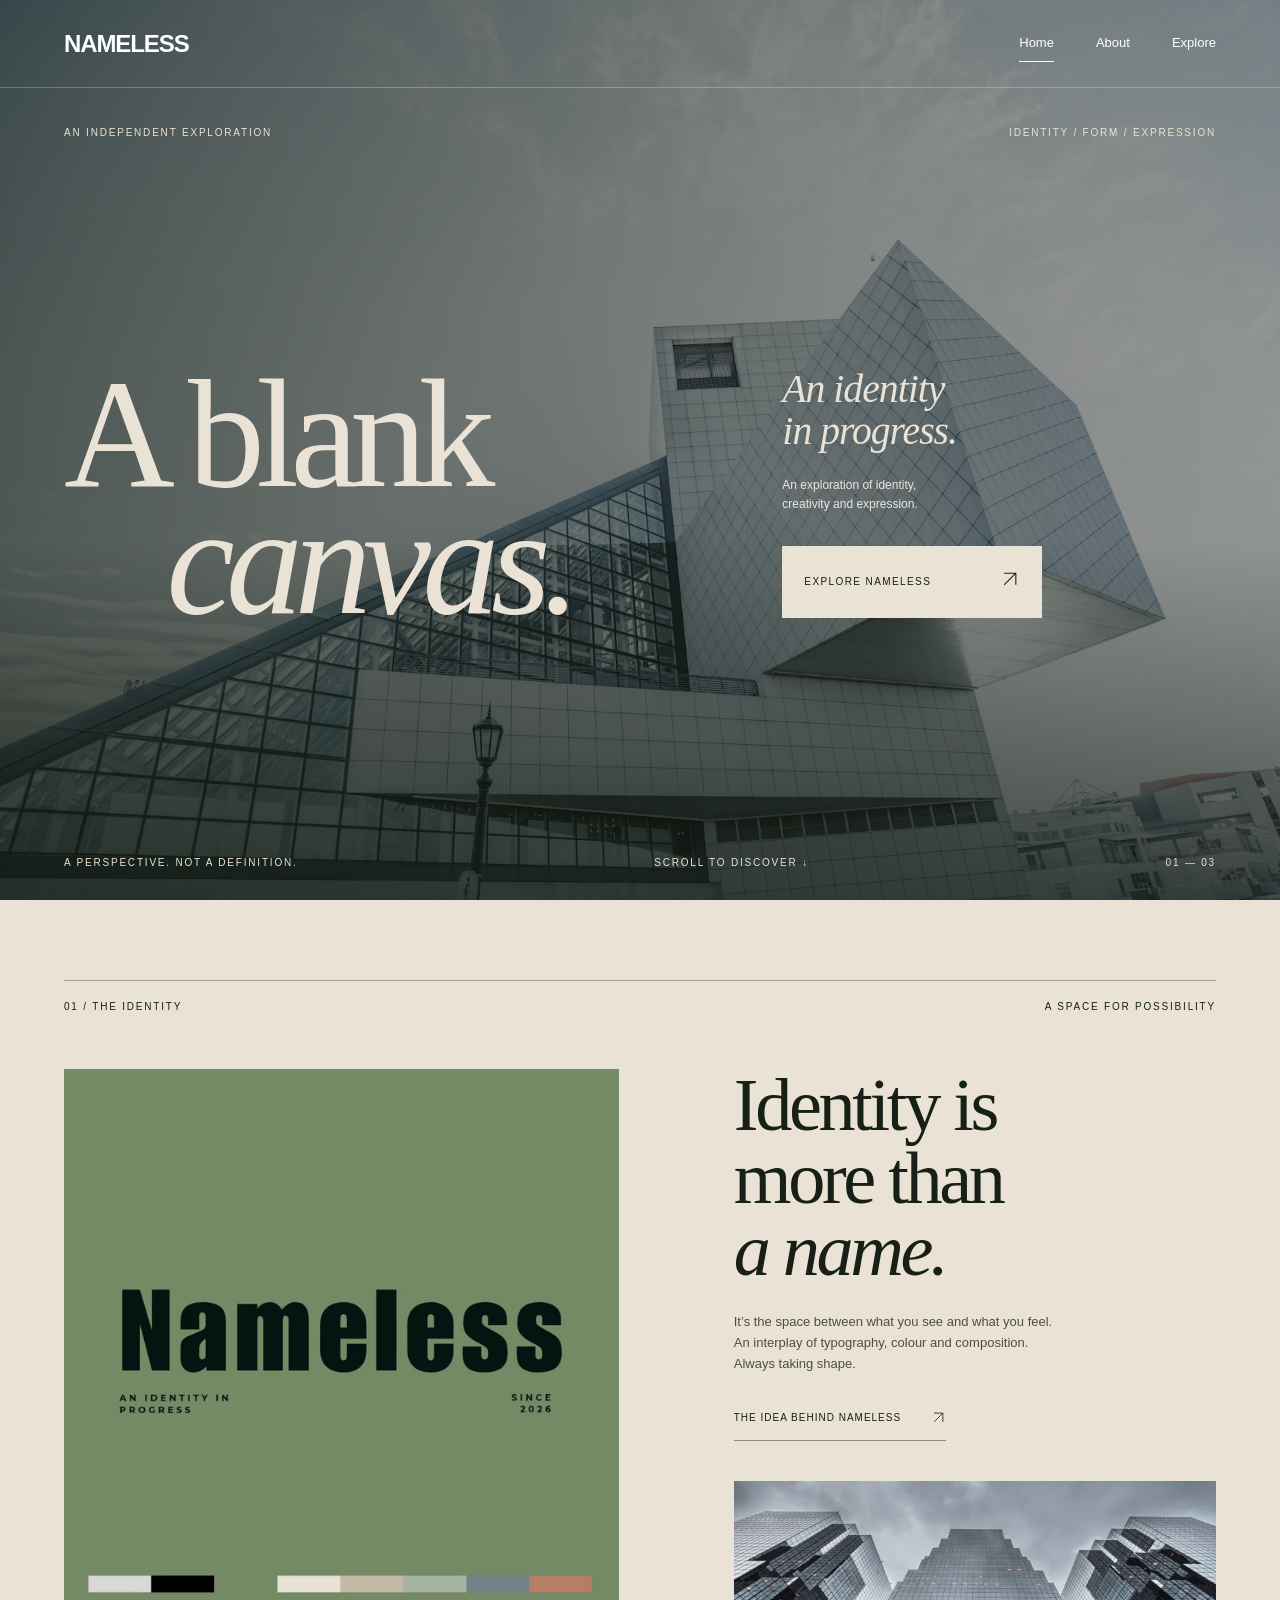
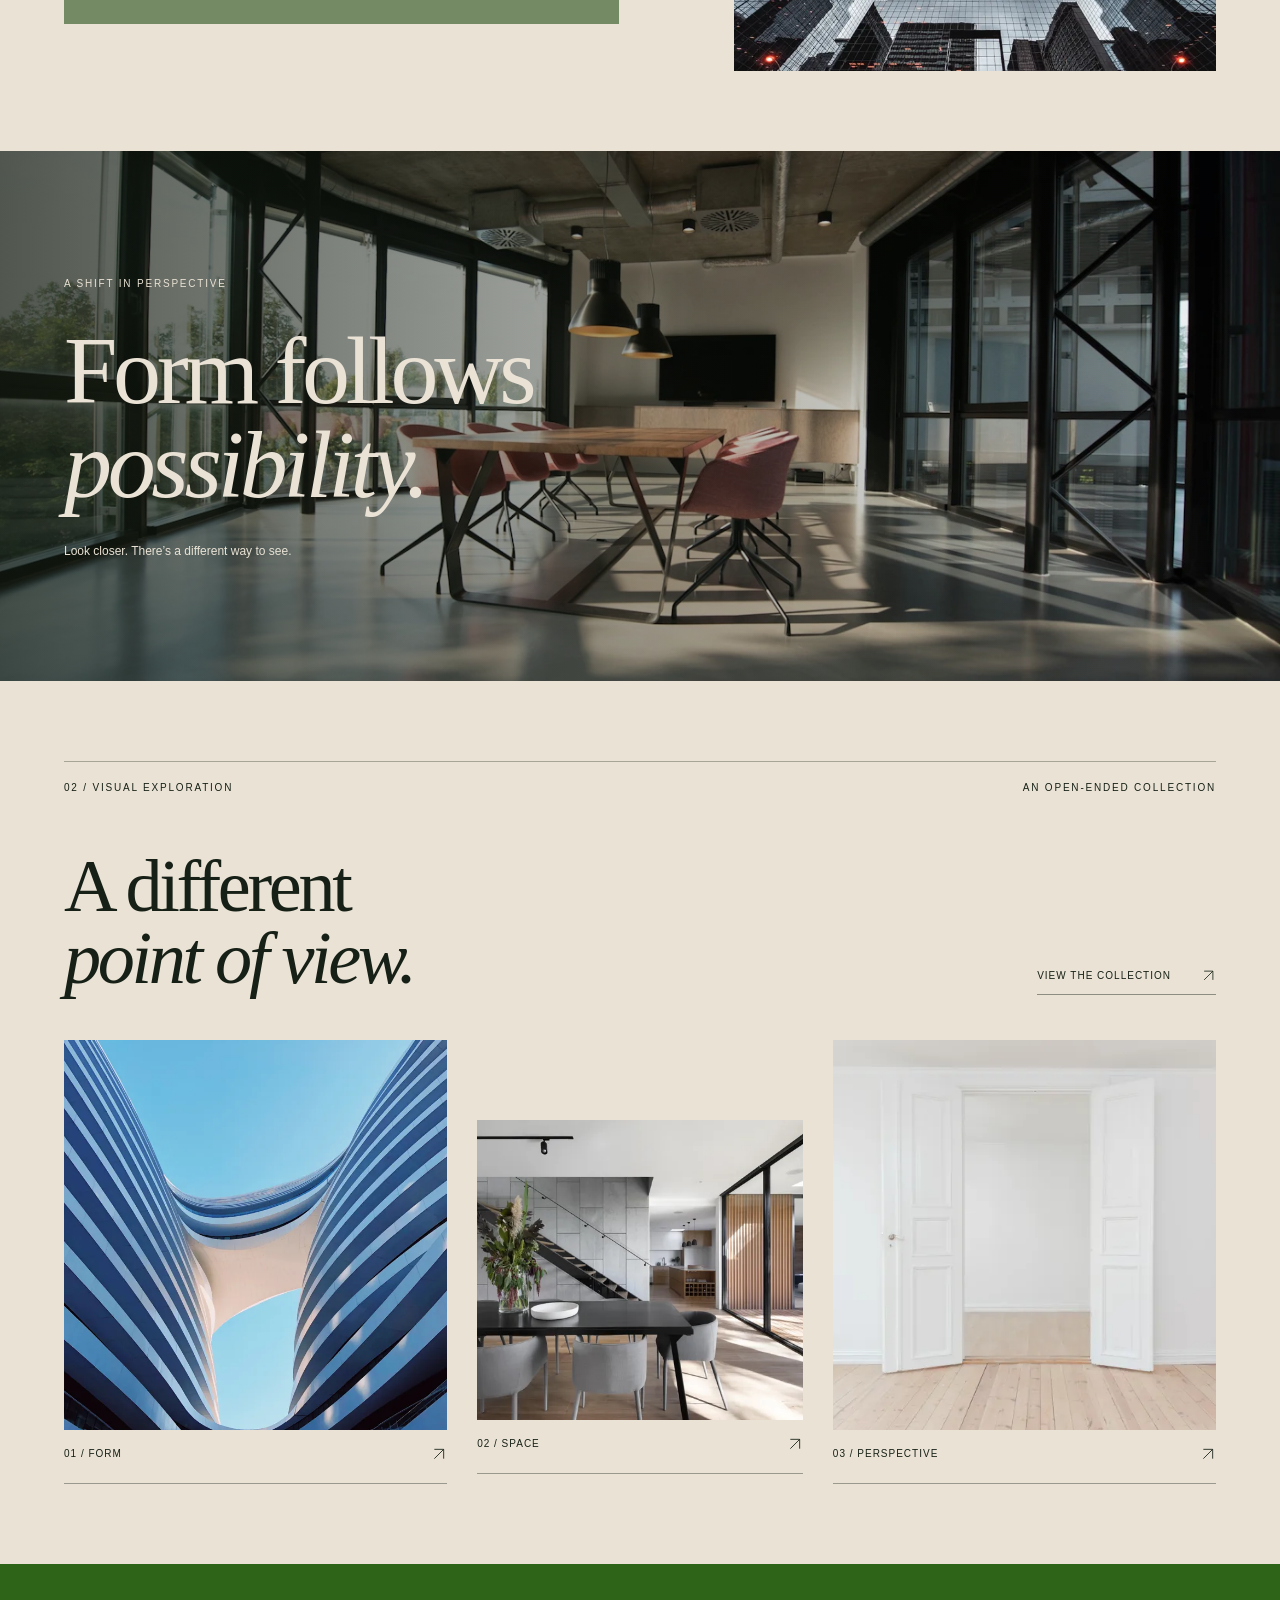
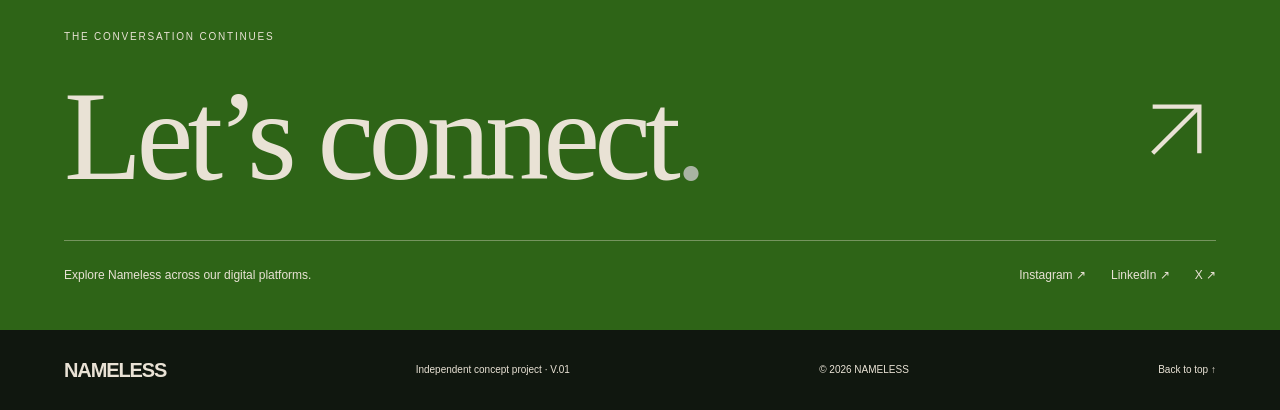
<file: index.html>
<!doctype html><html lang="en"><head><meta charset="utf-8"><meta name="viewport" content="width=device-width,initial-scale=1"><meta name="description" content="Nameless — an independent exploration of identity, creativity and expression."><title>Home — NAMELESS</title><link rel="icon" href="favicon.svg" type="image/svg+xml"><link rel="stylesheet" href="css/style.css"><script src="js/config.js" defer></script><script src="js/script.js" defer></script></head><body id="top"><a class="skip" href="#main">Skip to content</a><header><a class="brand" href="index.html" aria-label="Nameless home">NAMELESS</a><nav aria-label="Main navigation"><a href="index.html" aria-current="page">Home</a><a href="about.html" >About</a><a href="explore.html" >Explore</a></nav><button class="menu-toggle" aria-expanded="false" aria-controls="mobile-menu">Menu <span>☰</span></button></header><dialog id="mobile-menu"><button class="menu-close" aria-label="Close menu">Close ×</button><nav aria-label="Mobile navigation"><a href="index.html">Home</a><a href="about.html">About</a><a href="explore.html">Explore</a></nav><p>An identity in progress.</p></dialog><main id="main"><section class="hero"><div class="hero-shade"></div><div class="hero-top eyebrow"><span>AN INDEPENDENT EXPLORATION</span><span>IDENTITY / FORM / EXPRESSION</span></div><div class="hero-copy"><h1>A blank<br><em>canvas.</em></h1><div class="hero-side"><p class="serif">An identity<br>in progress.</p><p>An exploration of identity,<br>creativity and expression.</p><a class="button" href="explore.html">EXPLORE NAMELESS <span><svg class="arrow-icon" aria-hidden="true" viewBox="0 0 24 24"><path d="M5 19 19 5M5 5h14v14"/></svg></span></a></div></div><div class="hero-bottom eyebrow"><span>A PERSPECTIVE. NOT A DEFINITION.</span><a href="#identity">SCROLL TO DISCOVER ↓</a><span>01 — 03</span></div></section><section class="identity section" id="identity"><div class="section-label"><span>01 / THE IDENTITY</span><span>A SPACE FOR POSSIBILITY</span></div><div class="identity-grid"><div class="identity-art identity-artwork reveal"><img src="assets/images/nameless-identity.webp" srcset="assets/images/nameless-identity-small.webp 700w, assets/images/nameless-identity.webp 1200w" sizes="(max-width: 639px) 100vw, 50vw" width="1200" height="1200" loading="lazy" alt="Nameless — an identity in progress, since 2026. Sage green brand artwork with the Nameless wordmark and identity colour palette."></div><div class="identity-copy reveal"><h2>Identity is<br>more than<br><em>a name.</em></h2><p>It’s the space between what you see and what you feel. An interplay of typography, colour and composition. Always taking shape.</p><a class="text-link" href="about.html">THE IDEA BEHIND NAMELESS <span><svg class="arrow-icon" aria-hidden="true" viewBox="0 0 24 24"><path d="M5 19 19 5M5 5h14v14"/></svg></span></a><img class="identity-photo" src="assets/images/concrete.webp" srcset="assets/images/concrete-small.webp 700w, assets/images/concrete.webp 1400w" sizes="(max-width: 640px) 100vw, 50vw" width="1400" height="933" loading="lazy" alt="Sculptural concrete architecture rising toward the sky"></div></div></section><section class="feature"><div><span class="eyebrow">A SHIFT IN PERSPECTIVE</span><h2>Form follows<br><em>possibility.</em></h2><p>Look closer. There’s a different way to see.</p></div></section><section class="section visual"><div class="section-label"><span>02 / VISUAL EXPLORATION</span><span>AN OPEN-ENDED COLLECTION</span></div><div class="section-heading"><h2>A different<br><em>point of view.</em></h2><a class="text-link" href="explore.html">VIEW THE COLLECTION <svg class="arrow-icon" aria-hidden="true" viewBox="0 0 24 24"><path d="M5 19 19 5M5 5h14v14"/></svg></a></div><div class="visual-grid"><a class="visual-item reveal" href="explore.html"><img class="" src="assets/images/facade.webp" srcset="assets/images/facade-small.webp 700w, assets/images/facade.webp 1400w" sizes="(max-width: 640px) 100vw, 50vw" width="1400" height="1786" loading="lazy" alt="Sculptural white facade with repeating curves"><div class="caption"><span>01 / FORM</span><span><svg class="arrow-icon" aria-hidden="true" viewBox="0 0 24 24"><path d="M5 19 19 5M5 5h14v14"/></svg></span></div></a><a class="visual-item reveal" href="explore.html"><img class="" src="assets/images/interior.webp" srcset="assets/images/interior-small.webp 700w, assets/images/interior.webp 1400w" sizes="(max-width: 640px) 100vw, 50vw" width="1400" height="933" loading="lazy" alt="Warm minimalist interior with natural textures"><div class="caption"><span>02 / SPACE</span><span><svg class="arrow-icon" aria-hidden="true" viewBox="0 0 24 24"><path d="M5 19 19 5M5 5h14v14"/></svg></span></div></a><a class="visual-item reveal" href="explore.html"><img class="" src="assets/images/curves.webp" srcset="assets/images/curves-small.webp 700w, assets/images/curves.webp 1400w" sizes="(max-width: 640px) 100vw, 50vw" width="1400" height="1008" loading="lazy" alt="Soft pink architectural geometry"><div class="caption"><span>03 / PERSPECTIVE</span><span><svg class="arrow-icon" aria-hidden="true" viewBox="0 0 24 24"><path d="M5 19 19 5M5 5h14v14"/></svg></span></div></a></div></section></main><section class="connect"><div class="eyebrow">THE CONVERSATION CONTINUES</div><div class="connect-row"><h2>Let’s connect<span>.</span></h2><span class="big-arrow" aria-hidden="true"><svg class="arrow-icon" aria-hidden="true" viewBox="0 0 24 24"><path d="M5 19 19 5M5 5h14v14"/></svg></span></div><div class="contact-bottom"><p>Explore Nameless across our digital platforms.</p><div class="socials" aria-label="Social profiles not yet supplied"><span>Instagram <small>Coming soon</small></span><span>LinkedIn <small>Coming soon</small></span><span>X <small>Coming soon</small></span></div></div></section><footer><a class="brand" href="index.html">NAMELESS</a><span>Independent concept project · V.01</span><span>© 2026 NAMELESS</span><a href="#top">Back to top ↑</a></footer></body></html>
</file>
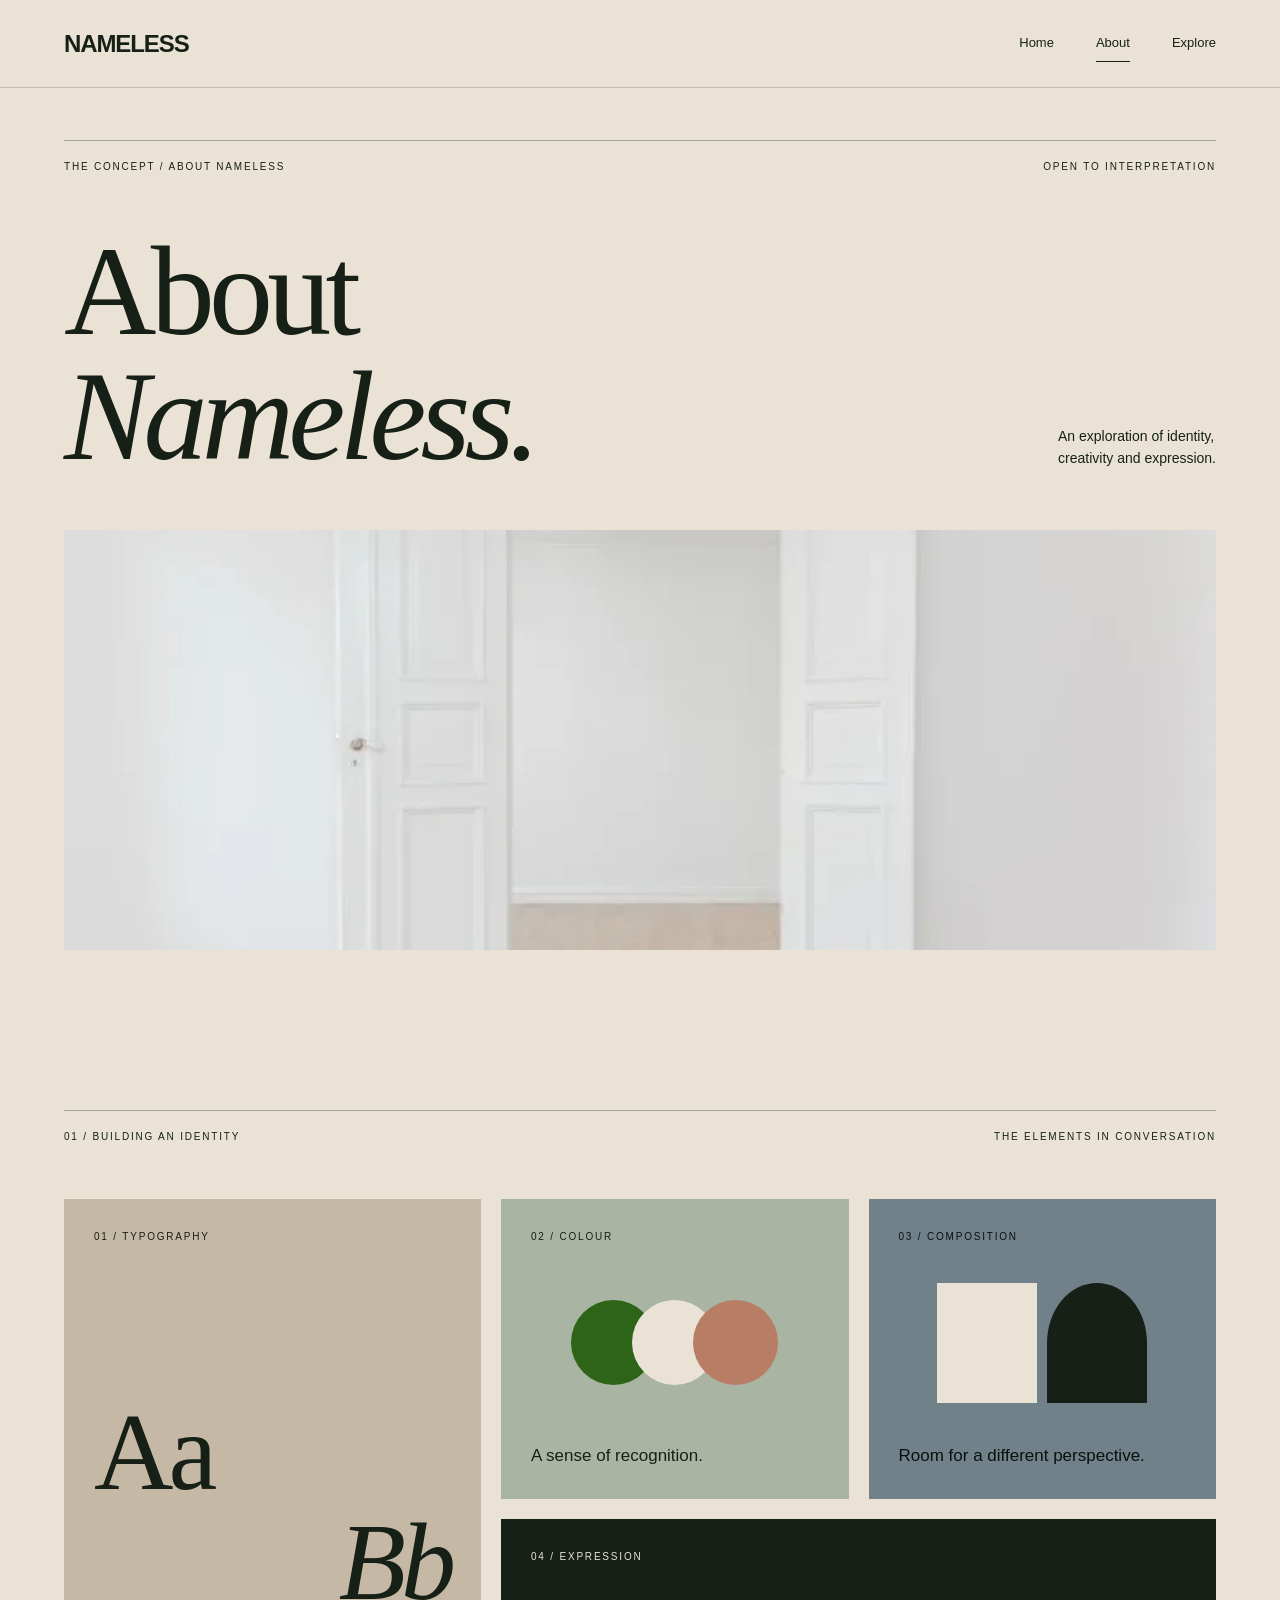
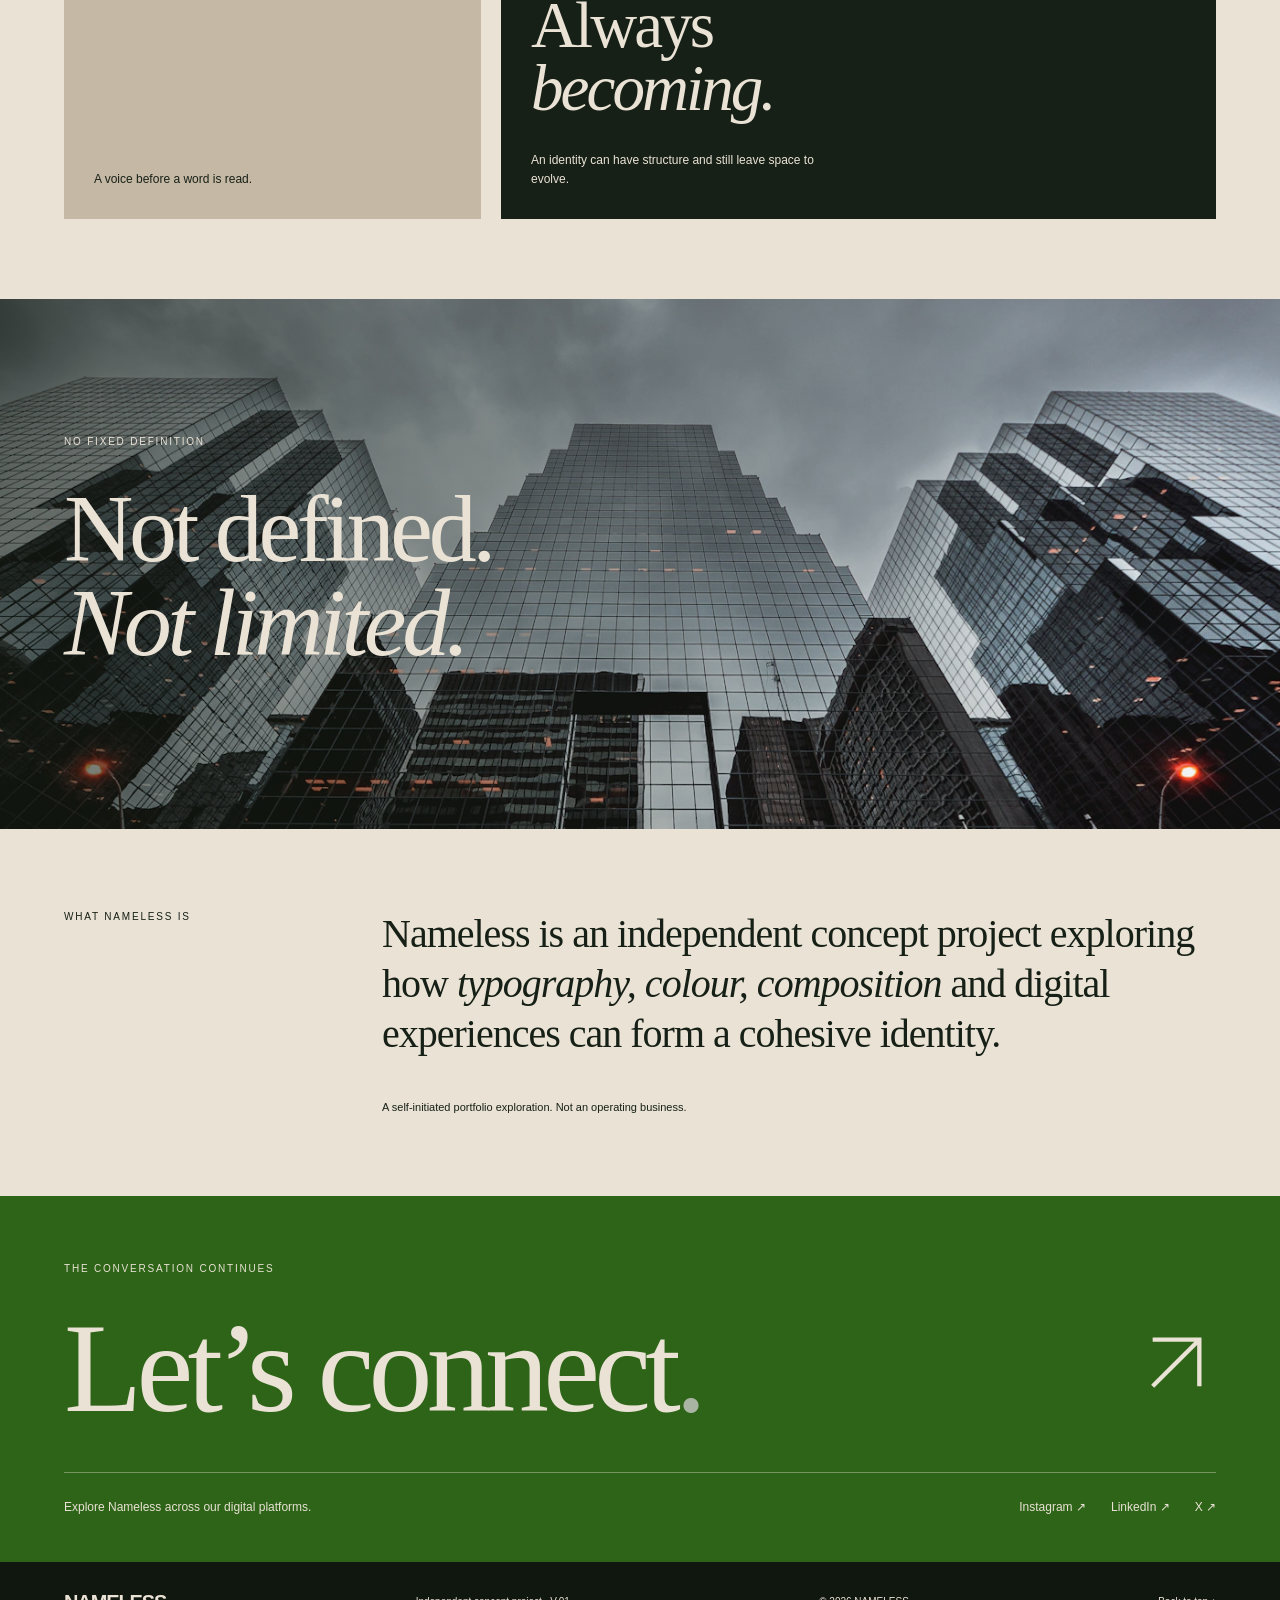
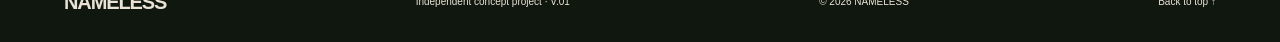
<file: about.html>
<!doctype html><html lang="en"><head><meta charset="utf-8"><meta name="viewport" content="width=device-width,initial-scale=1"><meta name="description" content="Nameless — an independent exploration of identity, creativity and expression."><title>About — NAMELESS</title><link rel="icon" href="favicon.svg" type="image/svg+xml"><link rel="stylesheet" href="css/style.css"><script src="js/config.js" defer></script><script src="js/script.js" defer></script></head><body id="top"><a class="skip" href="#main">Skip to content</a><header><a class="brand" href="index.html" aria-label="Nameless home">NAMELESS</a><nav aria-label="Main navigation"><a href="index.html" >Home</a><a href="about.html" aria-current="page">About</a><a href="explore.html" >Explore</a></nav><button class="menu-toggle" aria-expanded="false" aria-controls="mobile-menu">Menu <span>☰</span></button></header><dialog id="mobile-menu"><button class="menu-close" aria-label="Close menu">Close ×</button><nav aria-label="Mobile navigation"><a href="index.html">Home</a><a href="about.html">About</a><a href="explore.html">Explore</a></nav><p>An identity in progress.</p></dialog><main id="main"><section class="about-intro section"><div class="section-label"><span>THE CONCEPT / ABOUT NAMELESS</span><span>OPEN TO INTERPRETATION</span></div><div class="about-title"><h1>About<br><em>Nameless.</em></h1><p>An exploration of identity,<br>creativity and expression.</p></div><img class="about-photo" src="assets/images/curves.webp" srcset="assets/images/curves-small.webp 700w, assets/images/curves.webp 1400w" sizes="(max-width: 640px) 100vw, 50vw" width="1400" height="1008" loading="lazy" alt="Soft architectural forms in muted pink"></section><section class="section principles"><div class="section-label"><span>01 / BUILDING AN IDENTITY</span><span>THE ELEMENTS IN CONVERSATION</span></div><div class="modules"><article class="module type reveal"><span class="eyebrow">01 / TYPOGRAPHY</span><h2>Aa<span>Bb</span></h2><p>A voice before a word is read.</p></article><article class="module colour reveal"><span class="eyebrow">02 / COLOUR</span><div class="colour-circles"><i></i><i></i><i></i></div><h3>A sense of recognition.</h3></article><article class="module composition reveal"><span class="eyebrow">03 / COMPOSITION</span><div class="geometry"><i></i><i></i></div><h3>Room for a different perspective.</h3></article><article class="module expression reveal"><span class="eyebrow">04 / EXPRESSION</span><h2>Always<br><em>becoming.</em></h2><p>An identity can have structure and still leave space to evolve.</p></article></div></section><section class="feature about-feature"><div><span class="eyebrow">NO FIXED DEFINITION</span><h2>Not defined.<br><em>Not limited.</em></h2></div></section><section class="section statement reveal"><span class="eyebrow">WHAT NAMELESS IS</span><p>Nameless is an independent concept project exploring how <em>typography, colour, composition</em> and digital experiences can form a cohesive identity.</p><span class="fine-print">A self-initiated portfolio exploration. Not an operating business.</span></section></main><section class="connect"><div class="eyebrow">THE CONVERSATION CONTINUES</div><div class="connect-row"><h2>Let’s connect<span>.</span></h2><span class="big-arrow" aria-hidden="true"><svg class="arrow-icon" aria-hidden="true" viewBox="0 0 24 24"><path d="M5 19 19 5M5 5h14v14"/></svg></span></div><div class="contact-bottom"><p>Explore Nameless across our digital platforms.</p><div class="socials" aria-label="Social profiles not yet supplied"><span>Instagram <small>Coming soon</small></span><span>LinkedIn <small>Coming soon</small></span><span>X <small>Coming soon</small></span></div></div></section><footer><a class="brand" href="index.html">NAMELESS</a><span>Independent concept project · V.01</span><span>© 2026 NAMELESS</span><a href="#top">Back to top ↑</a></footer></body></html>
</file>
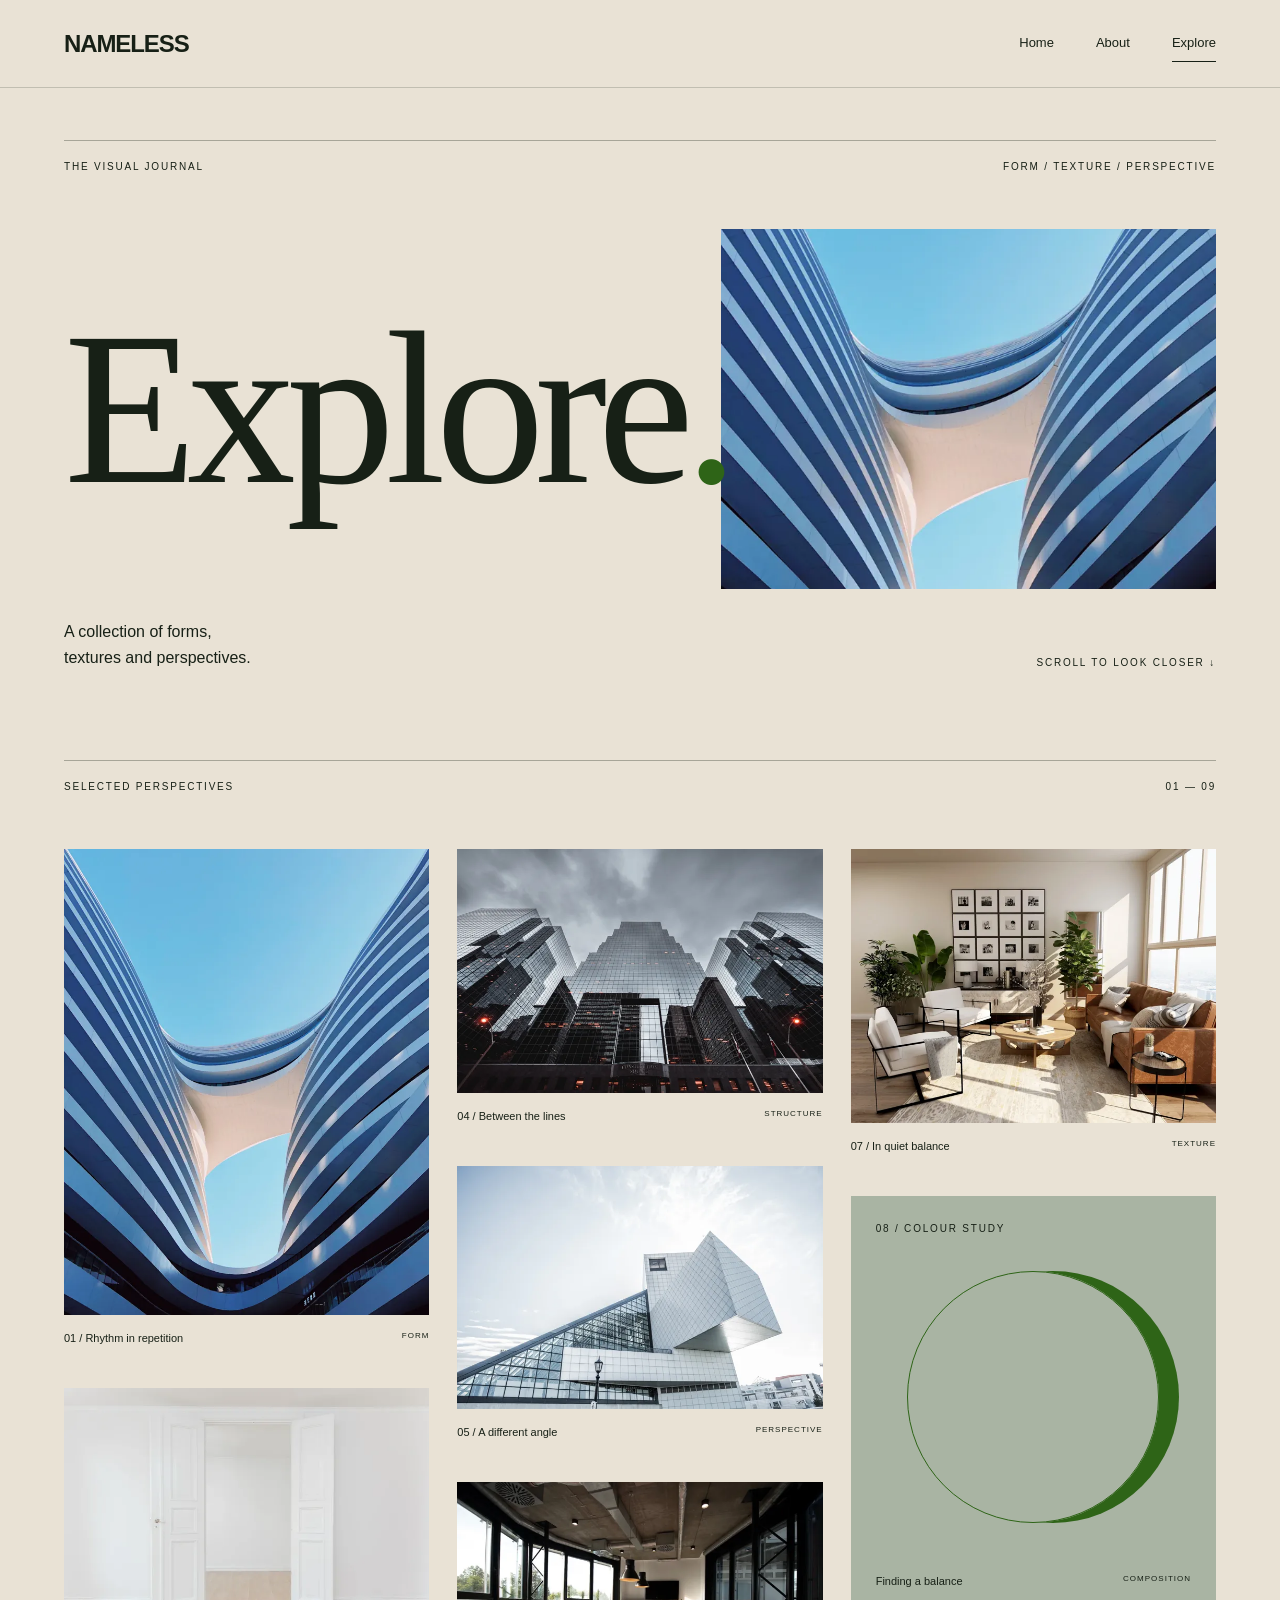
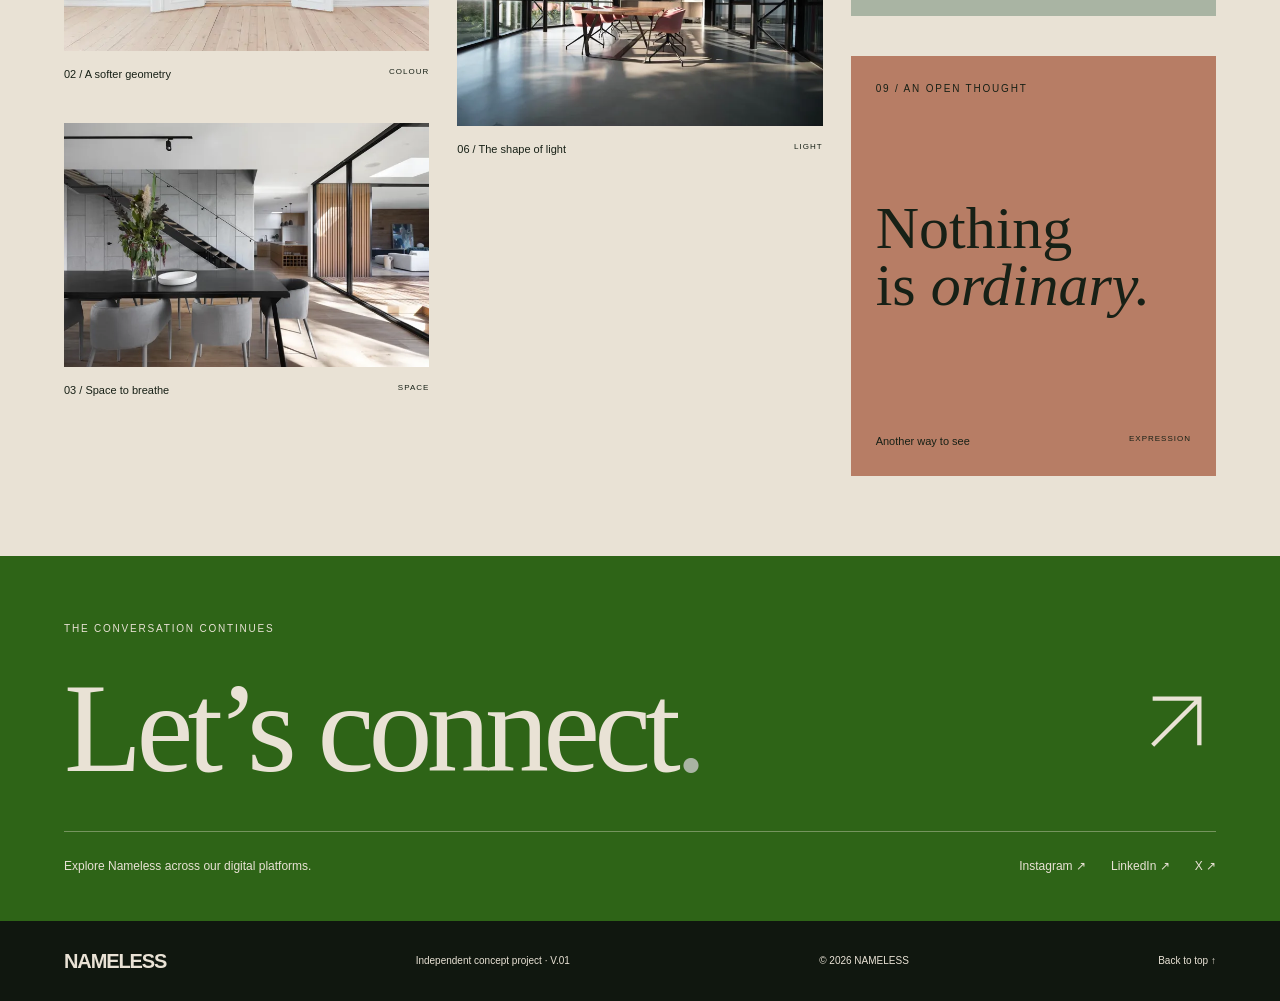
<file: explore.html>
<!doctype html><html lang="en"><head><meta charset="utf-8"><meta name="viewport" content="width=device-width,initial-scale=1"><meta name="description" content="Nameless — an independent exploration of identity, creativity and expression."><title>Explore — NAMELESS</title><link rel="icon" href="favicon.svg" type="image/svg+xml"><link rel="stylesheet" href="css/style.css"><script src="js/config.js" defer></script><script src="js/script.js" defer></script></head><body id="top"><a class="skip" href="#main">Skip to content</a><header><a class="brand" href="index.html" aria-label="Nameless home">NAMELESS</a><nav aria-label="Main navigation"><a href="index.html" >Home</a><a href="about.html" >About</a><a href="explore.html" aria-current="page">Explore</a></nav><button class="menu-toggle" aria-expanded="false" aria-controls="mobile-menu">Menu <span>☰</span></button></header><dialog id="mobile-menu"><button class="menu-close" aria-label="Close menu">Close ×</button><nav aria-label="Mobile navigation"><a href="index.html">Home</a><a href="about.html">About</a><a href="explore.html">Explore</a></nav><p>An identity in progress.</p></dialog><main id="main"><section class="explore-intro section"><div class="section-label"><span>THE VISUAL JOURNAL</span><span>FORM / TEXTURE / PERSPECTIVE</span></div><div class="explore-title"><h1>Explore<span>.</span></h1><img class="explore-photo" src="assets/images/facade.webp" srcset="assets/images/facade-small.webp 700w, assets/images/facade.webp 1400w" sizes="(max-width: 640px) 100vw, 50vw" width="1400" height="1786" loading="lazy" alt="Rhythmic architectural curves"></div><div class="explore-sub"><p>A collection of forms,<br>textures and perspectives.</p><span class="eyebrow">SCROLL TO LOOK CLOSER ↓</span></div></section><section class="section gallery-section"><div class="section-label"><span>SELECTED PERSPECTIVES</span><span>01 — 09</span></div><div class="gallery"><figure class="gallery-item reveal"><img class="" src="assets/images/facade.webp" srcset="assets/images/facade-small.webp 700w, assets/images/facade.webp 1400w" sizes="(max-width: 640px) 100vw, 50vw" width="1400" height="1786" loading="lazy" alt="Sculptural white facade with rhythmic curved panels"><figcaption><span>01 / Rhythm in repetition</span><small>FORM</small></figcaption></figure><figure class="gallery-item reveal"><img class="" src="assets/images/curves.webp" srcset="assets/images/curves-small.webp 700w, assets/images/curves.webp 1400w" sizes="(max-width: 640px) 100vw, 50vw" width="1400" height="1008" loading="lazy" alt="Muted pink geometric architecture"><figcaption><span>02 / A softer geometry</span><small>COLOUR</small></figcaption></figure><figure class="gallery-item reveal"><img class="" src="assets/images/interior.webp" srcset="assets/images/interior-small.webp 700w, assets/images/interior.webp 1400w" sizes="(max-width: 640px) 100vw, 50vw" width="1400" height="933" loading="lazy" alt="Minimal interior with warm neutral surfaces"><figcaption><span>03 / Space to breathe</span><small>SPACE</small></figcaption></figure><figure class="gallery-item reveal"><img class="" src="assets/images/concrete.webp" srcset="assets/images/concrete-small.webp 700w, assets/images/concrete.webp 1400w" sizes="(max-width: 640px) 100vw, 50vw" width="1400" height="933" loading="lazy" alt="Concrete structure reaching into the sky"><figcaption><span>04 / Between the lines</span><small>STRUCTURE</small></figcaption></figure><figure class="gallery-item reveal"><img class="" src="assets/images/architecture.webp" srcset="assets/images/architecture-small.webp 700w, assets/images/architecture.webp 1800w" sizes="(max-width: 640px) 100vw, 50vw" width="1800" height="1200" loading="lazy" alt="Angular white architecture beneath open sky"><figcaption><span>05 / A different angle</span><small>PERSPECTIVE</small></figcaption></figure><figure class="gallery-item reveal"><img class="" src="assets/images/shadow.webp" srcset="assets/images/shadow-small.webp 700w, assets/images/shadow.webp 1400w" sizes="(max-width: 640px) 100vw, 50vw" width="1400" height="935" loading="lazy" alt="Quiet interior with light and architectural shadows"><figcaption><span>06 / The shape of light</span><small>LIGHT</small></figcaption></figure><figure class="gallery-item reveal"><img class="" src="assets/images/stairs.webp" srcset="assets/images/stairs-small.webp 700w, assets/images/stairs.webp 1400w" sizes="(max-width: 640px) 100vw, 50vw" width="1400" height="1050" loading="lazy" alt="Warm interior with sculptural furnishings"><figcaption><span>07 / In quiet balance</span><small>TEXTURE</small></figcaption></figure><figure class="gallery-item abstract sage"><span class="eyebrow">08 / COLOUR STUDY</span><div class="abstract-circle"></div><figcaption>Finding a balance <small>COMPOSITION</small></figcaption></figure><figure class="gallery-item abstract terra"><span class="eyebrow">09 / AN OPEN THOUGHT</span><p>Nothing<br>is <em>ordinary.</em></p><figcaption>Another way to see <small>EXPRESSION</small></figcaption></figure></div></section></main><section class="connect"><div class="eyebrow">THE CONVERSATION CONTINUES</div><div class="connect-row"><h2>Let’s connect<span>.</span></h2><span class="big-arrow" aria-hidden="true"><svg class="arrow-icon" aria-hidden="true" viewBox="0 0 24 24"><path d="M5 19 19 5M5 5h14v14"/></svg></span></div><div class="contact-bottom"><p>Explore Nameless across our digital platforms.</p><div class="socials" aria-label="Social profiles not yet supplied"><span>Instagram <small>Coming soon</small></span><span>LinkedIn <small>Coming soon</small></span><span>X <small>Coming soon</small></span></div></div></section><footer><a class="brand" href="index.html">NAMELESS</a><span>Independent concept project · V.01</span><span>© 2026 NAMELESS</span><a href="#top">Back to top ↑</a></footer></body></html>
</file>
<file: css/style.css>
:root{--green:#2e6417;--black:#000;--grey:#d9d9d9;--ivory:#e9e2d5;--sand:#c5b8a5;--sage:#a9b4a3;--slate:#71818a;--terra:#b77d65;--serif:Seasons,'Baskerville','Times New Roman',serif;--sans:Hoves,'Helvetica Neue',Arial,sans-serif;--pad:clamp(22px,5vw,84px)}*{box-sizing:border-box}html{scroll-behavior:smooth;scroll-padding-top:85px}body{margin:0;background:var(--ivory);color:#172016;font:15px/1.6 var(--sans)}a{color:inherit;text-decoration:none}button{font:inherit}img{display:block;width:100%;height:100%;object-fit:cover}h1,h2,h3,p,figure{margin:0}h1,h2{font-family:var(--serif);font-weight:400;line-height:.98;letter-spacing:-.045em}em{font-weight:400}::selection{background:var(--green);color:var(--ivory)}:focus-visible{outline:3px solid var(--terra);outline-offset:6px}.skip{position:fixed;left:12px;top:-80px;z-index:30;background:var(--ivory);padding:12px}.skip:focus{top:10px}header{height:88px;padding:0 var(--pad);display:flex;align-items:center;justify-content:space-between;position:fixed;top:0;width:100%;z-index:10;color:#fff;border-bottom:1px solid #ffffff40;transition:background .25s,color .25s}body:not(:has(.hero)) header,header.scrolled{color:#172016;background:var(--ivory);border-color:#17201630}.brand{font-size:24px;font-weight:600;letter-spacing:-1.1px;line-height:1}.brand-dot{font-size:10px;vertical-align:top;margin-left:3px}header nav{display:flex;gap:42px;font-size:13px}header nav a{padding:8px 0;position:relative}header nav a:after{content:'';position:absolute;bottom:0;left:0;width:0;height:1px;background:currentColor;transition:width .2s}header nav a:hover:after,header nav a[aria-current]:after{width:100%}.menu-toggle{display:none;background:none;color:inherit;border:0;padding:12px 0}.hero{height:100svh;min-height:710px;max-height:1100px;background:#434840 url('../assets/images/architecture.webp') center 56%/cover;color:var(--ivory);position:relative;padding:125px var(--pad) 30px;display:flex;flex-direction:column;justify-content:space-between}.hero-shade{position:absolute;inset:0;background:linear-gradient(90deg,#121b13b0,#131a1770),linear-gradient(0deg,#172016a0,transparent 40%)}.hero>*:not(.hero-shade){position:relative}.eyebrow,.section-label{font-size:10px;letter-spacing:1.8px;line-height:1.5;font-weight:500}.hero-top,.hero-bottom{display:flex;justify-content:space-between;align-items:center}.hero-copy{display:grid;grid-template-columns:1.45fr 1fr;align-items:end;gap:7vw;padding:50px 0}.hero h1{font-size:clamp(90px,12vw,192px);line-height:.83;letter-spacing:-.055em}.hero h1 em{display:block;margin-left:8vw}.hero-side{padding-bottom:8px}.hero-side .serif{font:italic clamp(28px,3.1vw,48px)/1.04 var(--serif);letter-spacing:-1px;margin-bottom:24px}.hero-side>p:not(.serif){font-size:12px;color:#eee6dc}.button{display:flex;align-items:center;justify-content:space-between;gap:35px;padding:18px 22px;background:var(--ivory);color:#172016;font-size:10px;letter-spacing:1.4px;max-width:260px;margin-top:32px;transition:background .2s}.button:hover{background:var(--sage)}.button span{font-size:22px}.section{padding:80px var(--pad)}.section-label{display:flex;justify-content:space-between;border-top:1px solid #17201650;padding-top:18px;margin-bottom:55px}.identity-grid{display:grid;grid-template-columns:1.15fr 1fr;gap:9vw}.identity-art{background:var(--green);color:var(--ivory);position:relative;min-height:610px;display:flex;align-items:center;justify-content:center;overflow:hidden}.art-name{font-size:clamp(60px,8vw,130px);font-weight:600;letter-spacing:-8px;line-height:.85;z-index:1}.art-name>span{font-size:20px;letter-spacing:0;vertical-align:top}.circle{width:70%;aspect-ratio:1;border:1px solid #e9e2d57a;border-radius:50%;position:absolute;top:12%;left:17%}.swatches{display:flex;position:absolute;bottom:57px;left:30px;right:30px;height:20px}.swatches i{flex:1;background:var(--grey)}.swatches i:nth-child(2){background:var(--black)}.swatches i:nth-child(3){background:var(--green)}.swatches i:nth-child(4){background:var(--ivory)}.swatches i:nth-child(5){background:var(--sand)}.swatches i:nth-child(6){background:var(--sage)}.swatches i:nth-child(7){background:var(--slate)}.swatches i:nth-child(8){background:var(--terra)}.art-caption{position:absolute;bottom:26px;left:30px;font-size:8px;letter-spacing:1px}.identity-copy h2,.section-heading h2{font-size:clamp(48px,5.8vw,88px)}.identity-copy>p{max-width:320px;margin:25px 0;color:#4a5046;font-size:13px}.text-link{font-size:10px;letter-spacing:1px;display:inline-flex;justify-content:space-between;gap:30px;border-bottom:1px solid #17201670;padding:10px 0;transition:gap .2s}.text-link:hover{gap:45px}.identity-photo{height:190px;margin-top:40px;object-position:center 36%}.feature{min-height:530px;background:linear-gradient(90deg,#11190eba,transparent),url('../assets/images/shadow.webp') center/cover;display:flex;align-items:center;color:var(--ivory);padding:80px var(--pad)}.feature h2{font-size:clamp(60px,7.5vw,116px);margin:30px 0}.feature p{font-size:12px}.section-heading{display:flex;align-items:end;justify-content:space-between;margin-bottom:45px}.visual-grid{display:grid;grid-template-columns:1fr .85fr 1fr;gap:30px;align-items:start}.visual-item{overflow:hidden}.visual-item:nth-child(2){margin-top:80px}.visual-item img{height:390px;transition:transform .3s}.visual-item:nth-child(2) img{height:300px}.visual-item:hover img{transform:scale(1.025)}.caption{display:flex;justify-content:space-between;border-bottom:1px solid #17201660;padding:16px 0;font-size:10px;letter-spacing:1px}.connect{background:var(--green);color:var(--ivory);padding:65px var(--pad) 45px}.connect-row{display:flex;justify-content:space-between;align-items:center;border-bottom:1px solid #e9e2d560;padding:30px 0 40px}.connect h2{font-size:clamp(60px,10vw,155px)}.connect h2 span{color:var(--sage)}.big-arrow{font-size:80px;line-height:1}.contact-bottom{display:flex;justify-content:space-between;gap:30px;padding-top:25px;font-size:12px}.socials{display:flex;gap:25px}.socials>span{display:flex;flex-direction:column}.socials small{font-size:9px;opacity:.8}footer{background:#10170f;color:var(--ivory);padding:30px var(--pad);display:flex;justify-content:space-between;gap:20px;align-items:center;font-size:10px}footer .brand{font-size:20px}.about-intro,.explore-intro{padding-top:140px}.about-title{display:flex;justify-content:space-between;align-items:end;margin-bottom:50px}.about-title h1{font-size:clamp(80px,10vw,150px)}.about-title p{margin-bottom:10px;font-size:14px}.about-photo{height:420px;object-position:center 50%}.modules{display:grid;grid-template-columns:1.2fr 1fr 1fr;gap:20px}.module{padding:30px;min-height:300px;position:relative;display:flex;flex-direction:column;justify-content:space-between}.module h3{font-size:17px;font-weight:400}.module p{font-size:12px;max-width:300px}.type{background:var(--sand);grid-row:span 2}.type h2{font-size:110px;line-height:1}.type h2 span{display:block;text-align:right;font-style:italic}.colour{background:var(--sage)}.colour-circles{display:flex;justify-content:center}.colour-circles i{width:85px;aspect-ratio:1;border-radius:50%;background:var(--green);margin:0 -12px}.colour-circles i:nth-child(2){background:var(--ivory)}.colour-circles i:nth-child(3){background:var(--terra)}.composition{background:var(--slate);color:#07120d}.geometry{height:120px;display:flex;justify-content:center;gap:10px}.geometry i{width:100px;background:var(--ivory)}.geometry i+ i{border-radius:50% 50% 0 0;background:#172016}.expression{grid-column:span 2;background:#172016;color:var(--ivory);gap:25px}.expression h2{font-size:65px}.about-feature{background-image:linear-gradient(90deg,#11190e99,transparent),url('../assets/images/concrete.webp');background-position:center 40%}.statement{display:grid;grid-template-columns:1fr 3fr;gap:40px}.statement>p{font:40px/1.25 var(--serif);letter-spacing:-1px}.fine-print{grid-column:2;font-size:11px}.explore-title{position:relative;min-height:360px;display:flex;align-items:center}.explore-title h1{font-size:clamp(100px,17vw,255px);z-index:1}.explore-title h1 span{color:var(--green)}.explore-photo{position:absolute;width:43%;right:0;height:360px;top:0}.explore-sub{display:flex;justify-content:space-between;align-items:end;margin-top:30px}.explore-sub p{font-size:16px}.gallery-section{padding-top:10px}.gallery{columns:3;column-gap:28px}.gallery-item{break-inside:avoid;margin-bottom:40px;overflow:hidden}.gallery-item img{height:auto;max-height:650px;transition:transform .3s}.gallery-item:hover img{transform:scale(1.02)}.gallery-item figcaption{display:flex;justify-content:space-between;font-size:11px;margin-top:15px;gap:10px}.gallery-item figcaption small{font-size:8px;letter-spacing:1px}.abstract{padding:25px;min-height:420px;display:flex;flex-direction:column;justify-content:space-between}.sage{background:var(--sage)}.terra{background:var(--terra)}.abstract-circle{width:80%;aspect-ratio:1;border:1px solid var(--green);border-radius:50%;align-self:center;box-shadow:20px 0 0 var(--green)}.abstract>p{font:60px/.95 var(--serif)}dialog{border:0;background:var(--ivory);color:#172016;width:100%;max-width:100%;height:100svh;max-height:100svh;margin:0;padding:30px var(--pad)}dialog::backdrop{background:#0009}dialog nav{display:flex;flex-direction:column;gap:25px;margin:100px 0 60px;font:60px/1.1 var(--serif)}.menu-close{float:right;border:0;background:none;padding:10px}.reveal{opacity:1}.motion .reveal.pending{opacity:0;transform:translateY(16px)}.motion .reveal{transition:opacity .55s ease-out,transform .55s ease-out}body.leaving{opacity:0;transition:opacity .16s}body.entering{animation:arrive .2s ease-out}@keyframes arrive{from{opacity:.35}to{opacity:1}}@view-transition{navigation:auto}@media(min-width:1600px){.section{padding-top:100px;padding-bottom:100px}}@media(max-width:899px){.hero-copy{gap:4vw}.hero h1{font-size:13vw}.identity-grid{gap:5vw}.identity-art{min-height:530px}.art-name{letter-spacing:-5px}.visual-grid{gap:16px}.visual-item img{height:300px}.visual-item:nth-child(2) img{height:240px}.modules{grid-template-columns:1fr 1fr}.type{grid-row:auto}.expression{grid-column:auto}.type h2{font-size:85px}.gallery{columns:2}.statement{grid-template-columns:1fr}.fine-print{grid-column:1}footer{flex-wrap:wrap}.about-title h1{font-size:11vw}.hero-bottom>span:last-child{display:none}}
@media(max-width:639px){header{height:72px}header>nav{display:none}.menu-toggle{display:block}.brand{font-size:22px}.hero{padding-top:102px;min-height:780px;max-height:none;height:100svh;background-position:60% center}.hero-top>span:last-child{display:none}.hero-copy{display:block;padding:25px 0}.hero h1{font-size:clamp(84px,20vw,125px);line-height:.9}.hero h1 em{margin-left:9vw}.hero-side{margin-top:38px;margin-left:9vw}.hero-side .serif{font-size:32px;margin-bottom:15px}.hero-side>p:not(.serif){font-size:11px}.button{margin-top:22px;max-width:245px;padding:14px 18px}.hero-bottom{font-size:8px;letter-spacing:.7px;gap:20px}.section{padding:50px var(--pad)}.section-label{font-size:8px;letter-spacing:1px;gap:20px;margin-bottom:35px}.section-label>span:last-child{text-align:right}.identity-grid{grid-template-columns:1fr;gap:35px}.identity-art{min-height:460px}.art-name{font-size:100px;letter-spacing:-6px}.identity-copy h2,.section-heading h2{font-size:58px}.identity-photo{height:240px}.feature{min-height:440px;padding:55px var(--pad)}.feature h2{font-size:66px}.section-heading{display:block}.section-heading .text-link{margin-top:25px}.visual-grid{grid-template-columns:1fr;gap:30px}.visual-item:nth-child(2){margin:0}.visual-item img,.visual-item:nth-child(2) img{height:360px}.visual-item:nth-child(2){width:85%;justify-self:end}.connect{padding:45px var(--pad) 35px}.connect h2{font-size:60px}.big-arrow{font-size:45px}.contact-bottom{flex-direction:column}.socials{justify-content:space-between}.connect-row{padding-bottom:25px}footer{display:grid;grid-template-columns:1fr 1fr;gap:25px}footer>span{font-size:8px}footer .brand{font-size:18px}.about-intro,.explore-intro{padding-top:110px}.about-title{display:block}.about-title h1{font-size:80px}.about-title p{margin-top:30px}.about-photo{height:300px}.modules{grid-template-columns:1fr}.module{min-height:330px}.type h2{display:flex;justify-content:space-around}.expression h2{font-size:60px}.statement>p{font-size:32px}.explore-title{min-height:320px;align-items:start;padding-top:25px}.explore-title h1{font-size:26vw}.explore-photo{width:75%;height:260px;top:60px}.explore-sub{gap:25px}.explore-sub .eyebrow{font-size:8px;max-width:110px}.gallery{columns:1}.gallery-item img{max-height:none}.gallery-item{margin-bottom:30px}.abstract{min-height:440px}}
@media(prefers-reduced-motion:reduce){html{scroll-behavior:auto}*,*:before,*:after{animation:none!important;transition:none!important;view-transition-name:none!important}.motion .reveal.pending{opacity:1;transform:none}.visual-item:hover img,.gallery-item:hover img{transform:none}body.leaving{opacity:1}}

.arrow-icon{width:20px;height:20px;flex-shrink:0;fill:none;stroke:currentColor;stroke-width:1.3}.big-arrow .arrow-icon{width:80px;height:80px}.text-link .arrow-icon{width:15px;height:15px}.caption .arrow-icon{width:16px;height:16px}

.identity-art.identity-artwork{min-height:0;aspect-ratio:1;align-self:start;background:#778c67}.identity-artwork img{width:100%;height:100%;object-fit:contain}
</file>
